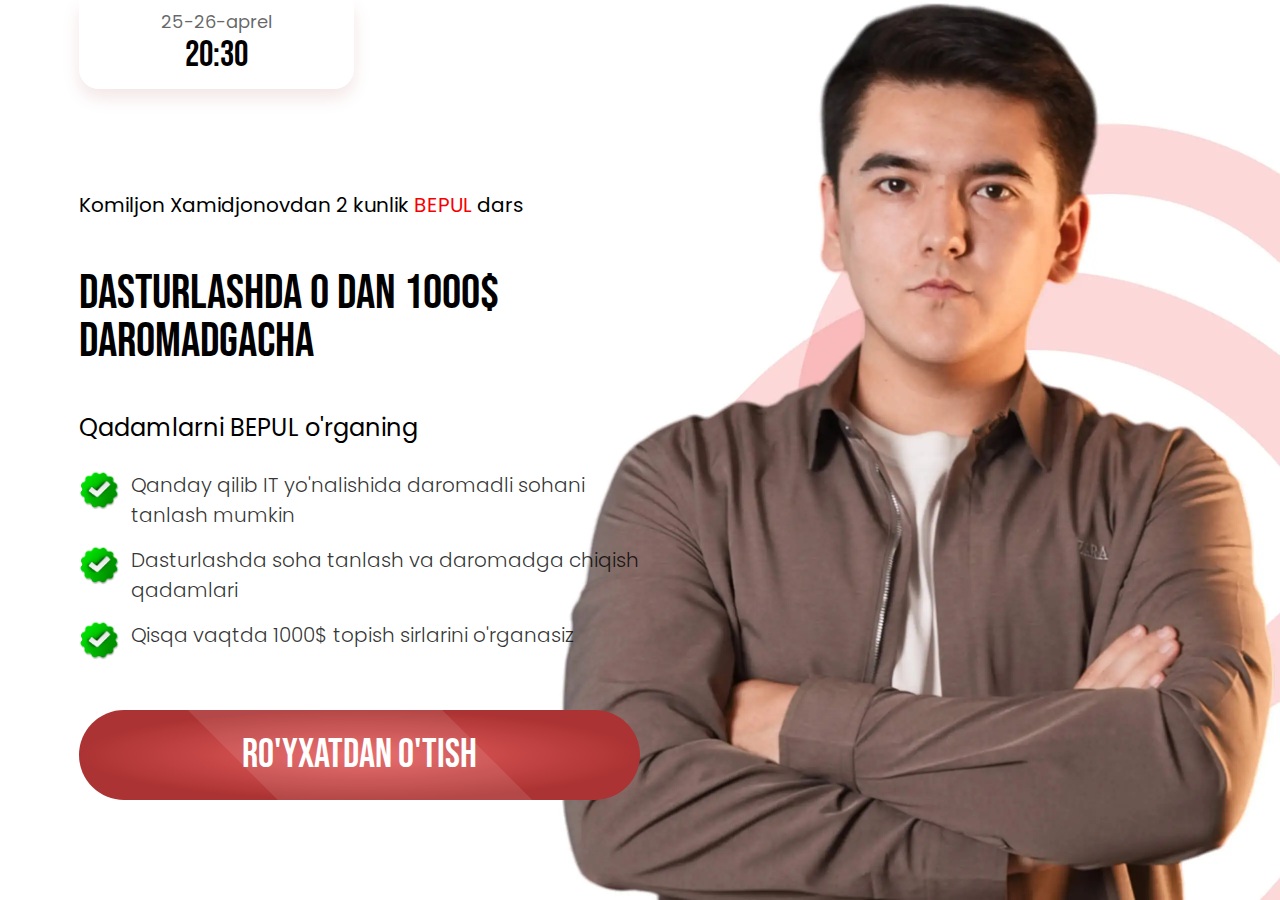
<file: index.html>
<!doctype html>
<html lang="en">
<head>
  <meta charset="UTF-8">
  <meta name="viewport"
        content="width=device-width, user-scalable=no, initial-scale=1.0, maximum-scale=1.0, minimum-scale=1.0">
  <meta http-equiv="X-UA-Compatible" content="ie=edge">
  <link rel="preconnect" href="https://fonts.googleapis.com">
  <link rel="preconnect" href="https://fonts.gstatic.com" crossorigin>
  <link href="https://fonts.googleapis.com/css2?family=Bebas+Neue&family=Poppins:wght@300;400;500&display=swap"
        rel="stylesheet">
  <link rel="stylesheet" href="css/styles.css">
  <title>Komiljon Xamidjonov</title>
</head>
<body class="overflow-x-hidden">

<div class="wrapper">
  <div class="1100px:w-1/2 flex flex-col min-h-screen">
    <div class="hidden 1100px:flex gap-[8px] 800px:gap-[16px] 1200px:gap-[20px] leading-[1.3]">
      <div
        class="flex flex-col grow py-3 800px:py-[9.5px] text-center rounded-b-[16px] 800px:rounded-b-[20px] 1200:rounded-b-[40px] custom-shadow bg-[rgb(255,255,255)]">
        <div class="text-[12px] 800px:text-[14px] 1200px:text-[18px] text-[#00000099]">25-26-aprel</div>
        <div class="text-[20px] 800px:text-[28px] 1200px:text-[36px] font-bebas">20:30</div>
      </div>
      <div
        class="flex flex-col grow py-3 800px:py-[9.5px] text-center rounded-b-[16px] 800px:rounded-b-[20px] 1200:rounded-b-[28px] custom-shadow bg-[rgb(255,255,255)] opacity-0">
        <div class="text-[12px] 800px:text-[14px] 1200px:text-[18px] font-[300]">Narxi</div>
        <div class="text-[20px] 800px:text-[28px] 1200px:text-[36px] font-staatliches">BEPUL</div>
      </div>
    </div>

    <div
      class="1100px:hidden flex justify-between px-[20px] py-[8px] text-center rounded-b-[16px] 800px:rounded-b-[20px] custom-shadow bg-[rgb(255,255,255)]">
      <div class="flex items-center gap-[10px]">
        <svg width="24" height="24" viewBox="0 0 24 24" fill="none" xmlns="http://www.w3.org/2000/svg">
          <path fill-rule="evenodd" clip-rule="evenodd" d="M5.86181 2C6.37031 2 6.78255 2.40834 6.78255 2.91203V4.93994C10.254 4.63371 13.7461 4.63371 17.2175 4.93994V2.91203C17.2175 2.40834 17.6298 2 18.1383 2C18.6468 2 19.059 2.40834 19.059 2.91203V5.1209C20.8919 5.37761 22.34 6.81367 22.5851 8.64548L22.6914 9.4395C23.1382 12.7791 23.0997 16.165 22.5767 19.4939C22.3177 21.1428 20.9653 22.4095 19.2886 22.5731L17.824 22.7163C13.9508 23.0946 10.0493 23.0946 6.176 22.7163L4.71141 22.5731C3.03476 22.4095 1.68231 21.1428 1.42327 19.4939C0.900337 16.165 0.86174 12.7791 1.30865 9.4395L1.41491 8.64548C1.66004 6.81365 3.10811 5.37757 4.94108 5.12089V2.91203C4.94108 2.40834 5.35331 2 5.86181 2ZM6.40831 6.80677C10.1271 6.44352 13.8729 6.44352 17.5917 6.80677L18.7032 6.91537C19.7674 7.0193 20.6191 7.83523 20.7595 8.88516L20.8659 9.67918C20.9029 9.95657 20.9366 10.2343 20.9667 10.5123H3.03339C3.06345 10.2343 3.09703 9.95658 3.13415 9.67919L3.2404 8.88516C3.38091 7.83523 4.23267 7.0193 5.29674 6.91537L6.40831 6.80677ZM2.88701 12.3364C2.76648 14.6324 2.88523 16.9369 3.24283 19.2133C3.37277 20.0405 4.05114 20.6757 4.89213 20.7579L6.35672 20.901C10.1098 21.2676 13.8903 21.2676 17.6433 20.901L19.1079 20.7579C19.9488 20.6757 20.6272 20.0405 20.7572 19.2133C21.1148 16.9369 21.2335 14.6324 21.113 12.3364H2.88701Z" fill="black"/>
          <path fill-rule="evenodd" clip-rule="evenodd" d="M5.86181 2C6.37031 2 6.78255 2.40834 6.78255 2.91203V4.93994C10.254 4.63371 13.7461 4.63371 17.2175 4.93994V2.91203C17.2175 2.40834 17.6298 2 18.1383 2C18.6468 2 19.059 2.40834 19.059 2.91203V5.1209C20.8919 5.37761 22.34 6.81367 22.5851 8.64548L22.6914 9.4395C23.1382 12.7791 23.0997 16.165 22.5767 19.4939C22.3177 21.1428 20.9653 22.4095 19.2886 22.5731L17.824 22.7163C13.9508 23.0946 10.0493 23.0946 6.176 22.7163L4.71141 22.5731C3.03476 22.4095 1.68231 21.1428 1.42327 19.4939C0.900337 16.165 0.86174 12.7791 1.30865 9.4395L1.41491 8.64548C1.66004 6.81365 3.10811 5.37757 4.94108 5.12089V2.91203C4.94108 2.40834 5.35331 2 5.86181 2ZM6.40831 6.80677C10.1271 6.44352 13.8729 6.44352 17.5917 6.80677L18.7032 6.91537C19.7674 7.0193 20.6191 7.83523 20.7595 8.88516L20.8659 9.67918C20.9029 9.95657 20.9366 10.2343 20.9667 10.5123H3.03339C3.06345 10.2343 3.09703 9.95658 3.13415 9.67919L3.2404 8.88516C3.38091 7.83523 4.23267 7.0193 5.29674 6.91537L6.40831 6.80677ZM2.88701 12.3364C2.76648 14.6324 2.88523 16.9369 3.24283 19.2133C3.37277 20.0405 4.05114 20.6757 4.89213 20.7579L6.35672 20.901C10.1098 21.2676 13.8903 21.2676 17.6433 20.901L19.1079 20.7579C19.9488 20.6757 20.6272 20.0405 20.7572 19.2133C21.1148 16.9369 21.2335 14.6324 21.113 12.3364H2.88701Z" fill="url(#paint0_linear_3_252)"/>
          <defs>
            <linearGradient id="paint0_linear_3_252" x1="1" y1="12.5" x2="23" y2="12.5" gradientUnits="userSpaceOnUse">
              <stop stop-color="#E75E5E"/>
              <stop offset="1" stop-color="#AC3333"/>
            </linearGradient>
          </defs>
        </svg>

        <div class="text-[16px] 800px:text-[18px] text-[#00000099]">25-26-aprel</div>
      </div>

      <div class="text-[28px] 1100px:text-[32px] font-bebas">20:30</div>
    </div>

    <div class="flex flex-col justify-center gap-[15px] 800px:gap-[30px] 1200px:gap-[50px] grow py-[30px]">
      <p class="text-[16px] 1100px:text-[20px] text-center 1100px:text-left">Komiljon Xamidjonovdan 2 kunlik <span
        class="text-[#F80000]">BEPUL</span> dars</p>

      <h1
        class="text-[28px] 800px:text-[44px] 1200px:text-[48px] font-bebas leading-[1] text-center 1100px:text-left uppercase">
        Dasturlashda 0 dan 1000$ daromadgacha
      </h1>

      <div class="flex flex-col 1100px:hidden relative">
        <picture class="block w-[75%] mx-auto aspect-[722/874] relative">
          <source
            srcset="img/mentor.webp"
            type="image/webp"
          />

          <source
            srcset="img/mentor.png 2x"
            type="image/png"
          />

          <img
            class="w-full h-full"
            src="img/mentor.png"
            srcset="img/mentor.png"
            alt="Rasm tavsifi"
          />
        </picture>

        <div class="flex flex-col gap-[12px] relative">
          <button class="main-button gap-[12px] relative z-[1] rounded-lg" data-main-button>
            <span>Ro'yxatdan o'tish</span>
          </button>
        </div>
      </div>

      <div class="flex flex-col gap-[20px] 1200px:gap-[30px]">
        <div
          class="hidden 1100px:block text-[18px] 800px:text-[20px] 1200px:text-[24px] leading-[1] text-center 1100px:text-left">
          Qadamlarni BEPUL o'rganing
        </div>
        <ul class="flex flex-col gap-[10px] 1200px:gap-[15px]">
          <li class="flex items-start gap-[12px]">
            <img class="w-[24px] 800px:w-[28px] 1200px:w-[40px] shrink-0 aspect-square" src="img/check.webp" alt="">

            <p class="text-[16px] 1200px:text-[20px] font-[300] text-[#000000CC]">
              Qanday qilib IT yo'nalishida daromadli sohani tanlash mumkin
            </p>
          </li>
          <li class="flex items-start gap-[12px]">
            <img class="w-[24px] 800px:w-[28px] 1200px:w-[40px] shrink-0 aspect-square" src="img/check.webp" alt="">

            <p class="text-[16px] 1200px:text-[20px] font-[300] text-[#000000CC]">
              Dasturlashda soha tanlash va daromadga chiqish qadamlari
            </p>
          </li>
          <li class="flex items-start gap-[12px]">
            <img class="w-[24px] 800px:w-[28px] 1200px:w-[40px] shrink-0 aspect-square" src="img/check.webp" alt="">

            <p class="text-[16px] 1200px:text-[20px] font-[300] text-[#000000CC]">
              Qisqa vaqtda 1000$ topish sirlarini o'rganasiz
            </p>
          </li>
        </ul>
      </div>

      <div class="hidden 1100px:flex flex-col gap-[20px]">
        <button class="main-button gap-[12px]" data-main-button>
          <span>Ro'yxatdan o'tish</span>
        </button>
      </div>
    </div>
  </div>
</div>

<div
  class="fixed inset-[0] grid place-items-center overflow-[auto] z-[20] bg-[#0000004D] bg-opacity-[50] backdrop-blur-[5px] p-[8px] hidden"
  data-modal-backdrop data-modal-close>
  <form data-form
        class="w-full max-w-[500px] p-[20px] 800px:p-[40px] bg-[#fff] rounded-[8px] 1100px:rounded-[12px] relative">
    <h2 class="text-[24px] 800px:text-[28px] 1200px:text-[32px] font-bebas">
      Ro'yxatdan o'tish
    </h2>

    <p class="mb-[16px] text-[#00000099]">Pastdagi formani to'ldirishingiz bilan yopiq kanalga qo'shilasiz!</p>

    <div class="p-[16px] mb-[8px] 1100px:mb-[16px] text-[#00971C] rounded-[16px] bg-[#00971C11] text-center hidden"
         data-form-alert>
    </div>

    <label class="block w-full mb-[16px] 1100px:mb-[24px]">
      <span class="block mb-1.5 text-[#48635B]">Ism</span>
      <input class="w-full h-[48px] px-[16px] rounded-[8px] 1100px:rounded-[12px] bg-[#F3F7F8] border border-[#bed4da]"
             id="name"
             type="text" placeholder="Ismingizni kiriting" name="name">
    </label>

    <label class="block w-full mb-[24px] 1100px:mb-[32px]" for="phone">
      <span class="block mb-[6px[ text-[#48635B]">Telefon raqami</span>

      <span
        class="flex h-[48px] rounded-[8px] 1100px:rounded-[12px] border border-[#bed4da] bg-[#F3F7F8] overflow-hidden">
          <input
            class="bg-[transparent] border-none focus:outline-0 pl-[16px] w-[6ch] text-black text-[14px] 1100px:text-[16px]"
            type="text" readonly value="+998">
          <input class="grow bg-[transparent] border-none focus:outline-0 text-black text-[14px] 1100px:text-[16px]"
                 id="phone" type="tel" name="phone" maxlength="12">
        </span>
    </label>

    <button data-form-button
            class="submit-button"
            type="submit">
      Ro'yxatdan o'tish
    </button>

    <img data-modal-close class="w-[12px] 1100px:w-[16px] aspect-square absolute top-[24px] right-[24px] cursor-pointer"
         src="img/x.svg"
         alt="close icon">
  </form>
</div>

<script src="js/statistics.js"></script>
<script src="js/script.js"></script>

<!-- Meta Pixel Code -->
<script>
  !function(f,b,e,v,n,t,s)
  {if(f.fbq)return;n=f.fbq=function(){n.callMethod?
    n.callMethod.apply(n,arguments):n.queue.push(arguments)};
    if(!f._fbq)f._fbq=n;n.push=n;n.loaded=!0;n.version='2.0';
    n.queue=[];t=b.createElement(e);t.async=!0;
    t.src=v;s=b.getElementsByTagName(e)[0];
    s.parentNode.insertBefore(t,s)}(window, document,'script',
    'https://connect.facebook.net/en_US/fbevents.js');
  fbq('init', '1330545794612038');
  fbq('track', 'PageView');
</script>
<noscript><img height="1" width="1" style="display:none"
               src="https://www.facebook.com/tr?id=1330545794612038&ev=PageView&noscript=1"
/></noscript>
<!-- End Meta Pixel Code -->
</body>
</html>
</file>
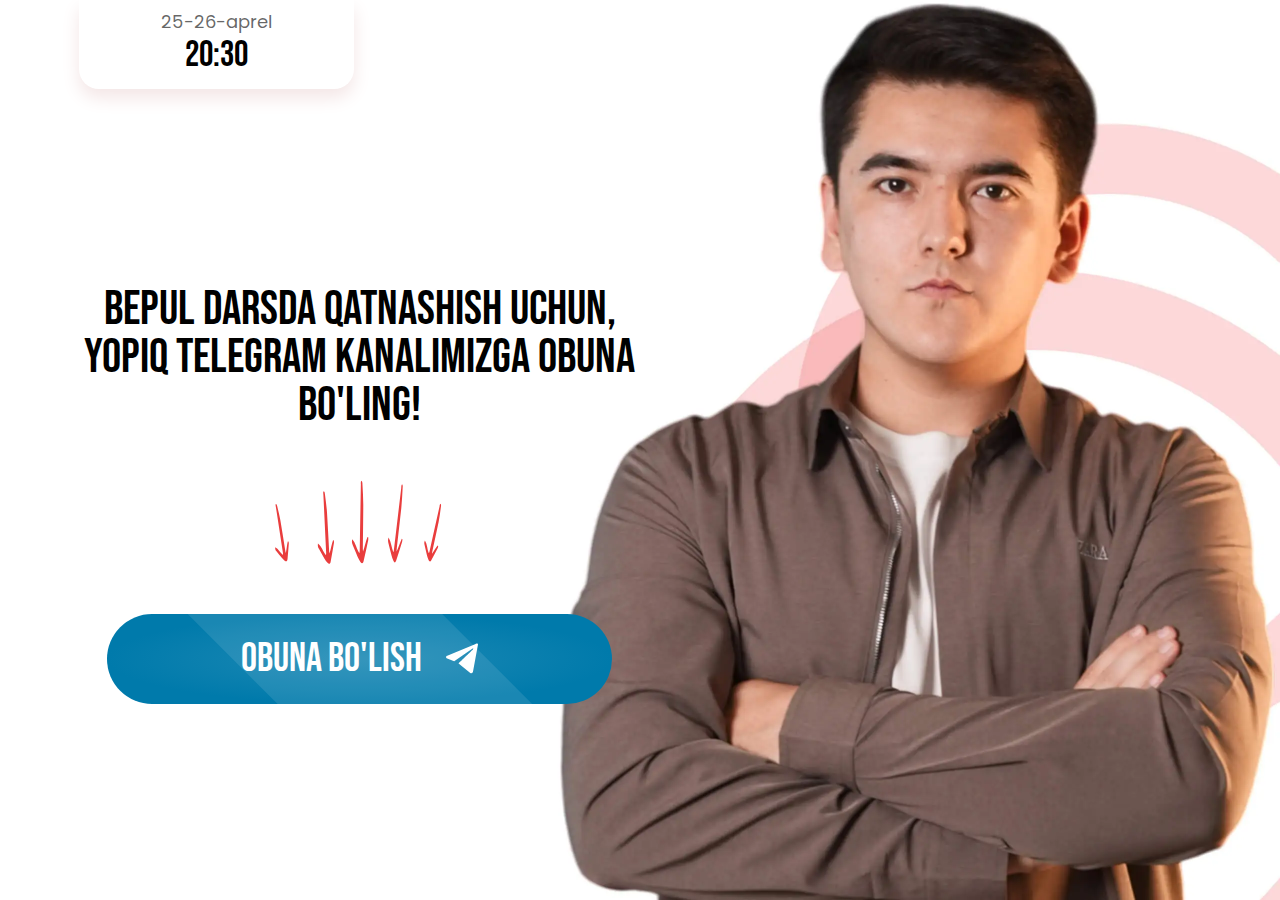
<file: telegram.html>
<!doctype html>
<html lang="en">
<head>
  <meta charset="UTF-8">
  <meta name="viewport"
        content="width=device-width, user-scalable=no, initial-scale=1.0, maximum-scale=1.0, minimum-scale=1.0">
  <meta http-equiv="X-UA-Compatible" content="ie=edge">
  <link rel="preconnect" href="https://fonts.googleapis.com">
  <link rel="preconnect" href="https://fonts.gstatic.com" crossorigin>
  <link href="https://fonts.googleapis.com/css2?family=Bebas+Neue&family=Poppins:wght@300;400;500&display=swap" rel="stylesheet">
  <link rel="stylesheet" href="css/styles.css">
  <title>Komiljon Xamidjonov</title>
</head>
<body class="overflow-x-hidden">

<div class="wrapper">
  <div class="1100px:w-1/2 flex flex-col min-h-screen">
    <div class="hidden 1100px:flex gap-[8px] 800px:gap-[16px] 1200px:gap-[20px] leading-[1.3]">
      <div
        class="flex flex-col grow py-3 800px:py-[9.5px] text-center rounded-b-[16px] 800px:rounded-b-[20px] 1200:rounded-b-[40px] custom-shadow bg-[rgb(255,255,255)]">
        <div class="text-[12px] 800px:text-[14px] 1200px:text-[18px] text-[#00000099]">25-26-aprel</div>
        <div class="text-[20px] 800px:text-[28px] 1200px:text-[36px] font-bebas">20:30</div>
      </div>
      <div
        class="flex flex-col grow py-3 800px:py-[9.5px] text-center rounded-b-[16px] 800px:rounded-b-[20px] 1200:rounded-b-[28px] custom-shadow bg-[rgb(255,255,255)] opacity-0">
        <div class="text-[12px] 800px:text-[14px] 1200px:text-[18px] font-[300]">Narxi</div>
        <div class="text-[20px] 800px:text-[28px] 1200px:text-[36px] font-staatliches">BEPUL</div>
      </div>
    </div>

    <div
      class="1100px:hidden flex justify-between px-[20px] py-[8px] text-center rounded-b-[16px] 800px:rounded-b-[20px] custom-shadow bg-[rgb(255,255,255)]">
      <div class="flex items-center gap-[10px]">
        <svg width="24" height="24" viewBox="0 0 24 24" fill="none" xmlns="http://www.w3.org/2000/svg">
          <path fill-rule="evenodd" clip-rule="evenodd" d="M5.86181 2C6.37031 2 6.78255 2.40834 6.78255 2.91203V4.93994C10.254 4.63371 13.7461 4.63371 17.2175 4.93994V2.91203C17.2175 2.40834 17.6298 2 18.1383 2C18.6468 2 19.059 2.40834 19.059 2.91203V5.1209C20.8919 5.37761 22.34 6.81367 22.5851 8.64548L22.6914 9.4395C23.1382 12.7791 23.0997 16.165 22.5767 19.4939C22.3177 21.1428 20.9653 22.4095 19.2886 22.5731L17.824 22.7163C13.9508 23.0946 10.0493 23.0946 6.176 22.7163L4.71141 22.5731C3.03476 22.4095 1.68231 21.1428 1.42327 19.4939C0.900337 16.165 0.86174 12.7791 1.30865 9.4395L1.41491 8.64548C1.66004 6.81365 3.10811 5.37757 4.94108 5.12089V2.91203C4.94108 2.40834 5.35331 2 5.86181 2ZM6.40831 6.80677C10.1271 6.44352 13.8729 6.44352 17.5917 6.80677L18.7032 6.91537C19.7674 7.0193 20.6191 7.83523 20.7595 8.88516L20.8659 9.67918C20.9029 9.95657 20.9366 10.2343 20.9667 10.5123H3.03339C3.06345 10.2343 3.09703 9.95658 3.13415 9.67919L3.2404 8.88516C3.38091 7.83523 4.23267 7.0193 5.29674 6.91537L6.40831 6.80677ZM2.88701 12.3364C2.76648 14.6324 2.88523 16.9369 3.24283 19.2133C3.37277 20.0405 4.05114 20.6757 4.89213 20.7579L6.35672 20.901C10.1098 21.2676 13.8903 21.2676 17.6433 20.901L19.1079 20.7579C19.9488 20.6757 20.6272 20.0405 20.7572 19.2133C21.1148 16.9369 21.2335 14.6324 21.113 12.3364H2.88701Z" fill="black"/>
          <path fill-rule="evenodd" clip-rule="evenodd" d="M5.86181 2C6.37031 2 6.78255 2.40834 6.78255 2.91203V4.93994C10.254 4.63371 13.7461 4.63371 17.2175 4.93994V2.91203C17.2175 2.40834 17.6298 2 18.1383 2C18.6468 2 19.059 2.40834 19.059 2.91203V5.1209C20.8919 5.37761 22.34 6.81367 22.5851 8.64548L22.6914 9.4395C23.1382 12.7791 23.0997 16.165 22.5767 19.4939C22.3177 21.1428 20.9653 22.4095 19.2886 22.5731L17.824 22.7163C13.9508 23.0946 10.0493 23.0946 6.176 22.7163L4.71141 22.5731C3.03476 22.4095 1.68231 21.1428 1.42327 19.4939C0.900337 16.165 0.86174 12.7791 1.30865 9.4395L1.41491 8.64548C1.66004 6.81365 3.10811 5.37757 4.94108 5.12089V2.91203C4.94108 2.40834 5.35331 2 5.86181 2ZM6.40831 6.80677C10.1271 6.44352 13.8729 6.44352 17.5917 6.80677L18.7032 6.91537C19.7674 7.0193 20.6191 7.83523 20.7595 8.88516L20.8659 9.67918C20.9029 9.95657 20.9366 10.2343 20.9667 10.5123H3.03339C3.06345 10.2343 3.09703 9.95658 3.13415 9.67919L3.2404 8.88516C3.38091 7.83523 4.23267 7.0193 5.29674 6.91537L6.40831 6.80677ZM2.88701 12.3364C2.76648 14.6324 2.88523 16.9369 3.24283 19.2133C3.37277 20.0405 4.05114 20.6757 4.89213 20.7579L6.35672 20.901C10.1098 21.2676 13.8903 21.2676 17.6433 20.901L19.1079 20.7579C19.9488 20.6757 20.6272 20.0405 20.7572 19.2133C21.1148 16.9369 21.2335 14.6324 21.113 12.3364H2.88701Z" fill="url(#paint0_linear_3_252)"/>
          <defs>
            <linearGradient id="paint0_linear_3_252" x1="1" y1="12.5" x2="23" y2="12.5" gradientUnits="userSpaceOnUse">
              <stop stop-color="#E75E5E"/>
              <stop offset="1" stop-color="#AC3333"/>
            </linearGradient>
          </defs>
        </svg>

        <div class="text-[16px] 800px:text-[18px] text-[#00000099]">25-26-aprel</div>
      </div>

      <div class="text-[28px] 1100px:text-[32px] font-bebas">20:30</div>
    </div>

    <div class="flex flex-col justify-center items-center gap-[24px] 800px:gap-[30px] 1200px:gap-[50px] grow py-[30px]">
      <h1 class="text-[28px] 800px:text-[44px] 1200px:text-[48px] font-bebas leading-[1] text-center uppercase">
        Bepul darsda qatnashish uchun, yopiq telegram kanalimizga obuna bo'ling!
      </h1>

      <svg class="w-[150px] 1100px:w-[180px] animate-bounce" viewBox="0 0 161 75" fill="none" xmlns="http://www.w3.org/2000/svg">
        <path d="M5.22992 21.3707C6.14357 21.6511 6.23354 22.5966 6.39496 23.3118C7.4092 27.5927 8.56059 31.8432 9.30051 36.1848C10.8511 45.1206 12.173 54.107 13.6271 63.0105C13.7428 63.7358 13.9043 64.451 14.1621 65.1984C14.9137 61.8137 15.1017 58.393 15.904 55.0507C16.1376 55.0526 16.3255 55.0647 16.5591 55.0666C16.6598 55.6343 16.857 56.2343 16.8205 56.8323C16.4732 61.522 16.0851 66.2744 15.6463 70.9843C15.4863 72.7361 14.6019 73.2538 13.3489 72.3513C12.3953 71.6507 11.5181 70.7722 10.7323 69.8735C9.0494 67.8862 7.40717 65.8362 5.76495 63.7862C4.70061 62.4129 4.68061 62.2027 4.62282 60.1237C7.69806 61.5345 9.01306 65.0515 11.5947 67.1616C11.5754 66.4686 11.6626 65.9129 11.5669 65.3977C9.46 51.5969 7.35813 37.8486 5.25126 24.0478C5.12556 23.2175 4.67483 22.4055 5.22992 21.3707Z" fill="#E93D3D"/>
        <path d="M48.0271 9.96046C49.0407 10.5562 49.035 11.7287 49.1375 12.6417C49.8063 18.12 50.6355 23.5999 50.9833 29.0752C51.7306 40.3521 52.2105 51.6266 52.8512 62.8373C52.9003 63.7498 53.0028 64.6628 53.212 65.6419C54.4617 61.7449 55.0702 57.6464 56.373 53.815C56.6402 53.8826 56.8539 53.9498 57.1211 54.0174C57.171 54.7345 57.3277 55.5176 57.2172 56.2332C56.2803 61.8269 55.2896 67.4853 54.2457 73.078C53.861 75.159 52.7891 75.5399 51.4586 74.0944C50.4475 72.9775 49.5444 71.6662 48.7483 70.3559C47.0503 67.4738 45.4061 64.527 43.762 61.5803C42.7015 59.6161 42.7028 59.3555 42.8757 56.8165C46.2338 59.3883 47.3347 64.0238 50.0472 67.3062C50.1049 66.4599 50.2686 65.81 50.2183 65.1581C49.3935 47.822 48.5684 30.5511 47.7437 13.215C47.6953 12.1723 47.2727 11.0609 48.0271 9.96046Z" fill="#E93D3D"/>
        <path d="M81.763 0.60181C82.7336 1.38544 82.6495 2.70796 82.6907 3.74948C82.9912 10.005 83.4515 16.2799 83.4321 22.4969C83.4234 35.3045 83.1481 48.08 83.0374 60.8013C83.0253 61.8364 83.0665 62.8779 83.2096 64.0058C84.7157 59.7454 85.5963 55.1874 87.1511 51.007C87.4129 51.1127 87.6214 51.2119 87.8832 51.3176C87.8851 52.1322 87.989 53.0333 87.831 53.8286C86.5231 60.0379 85.1574 66.3142 83.7429 72.5106C83.2204 74.8167 82.1264 75.1288 80.8968 73.3513C79.9635 71.9799 79.1509 70.4009 78.4449 68.8348C76.945 65.3959 75.503 61.8899 74.061 58.3839C73.1352 56.0508 73.1539 55.7569 73.496 52.9108C76.6715 56.182 77.4591 61.5339 79.9436 65.5361C80.0576 64.5874 80.2643 63.872 80.2577 63.1308C80.5943 43.4771 80.9263 23.897 81.263 4.24332C81.2844 3.06129 80.9375 1.7607 81.763 0.60181Z" fill="#E93D3D"/>
        <path d="M118.167 3.79559C118.919 4.73338 118.719 5.96471 118.653 6.95634C118.302 12.923 118.086 18.9406 117.467 24.8056C116.217 36.8945 114.743 48.8987 113.414 60.8854C113.303 61.86 113.238 62.8517 113.25 63.9456C114.948 60.231 116.142 56.1078 117.874 52.4786C118.087 52.6317 118.255 52.768 118.468 52.9211C118.391 53.6906 118.392 54.5624 118.18 55.2809C116.462 60.8759 114.688 66.5222 112.88 72.0832C112.211 74.1536 111.247 74.225 110.371 72.2962C109.708 70.8111 109.167 69.1548 108.717 67.5323C107.771 63.9798 106.881 60.3759 105.991 56.772C105.428 54.3806 105.472 54.107 106.04 51.4899C108.432 55.2259 108.584 60.439 110.316 64.724C110.505 63.8516 110.751 63.2184 110.817 62.5174C113.011 44.0325 115.193 25.6161 117.387 7.13124C117.52 6.01975 117.35 4.72119 118.167 3.79559Z" fill="#E93D3D"/>
        <path d="M152.564 21.3219C153.242 22.2827 152.99 23.1644 152.878 23.905C152.251 28.3756 151.75 32.9282 150.869 37.2346C149.078 46.1197 147.076 54.868 145.215 63.6494C145.061 64.3626 144.95 65.1031 144.909 65.9474C146.723 63.6375 148.072 60.8524 149.915 58.6189C150.113 58.8047 150.268 58.9631 150.466 59.1489C150.354 59.7151 150.313 60.3851 150.074 60.8692C148.149 64.6168 146.167 68.3861 144.157 72.0791C143.412 73.4551 142.481 73.2018 141.732 71.44C141.166 70.0873 140.727 68.6424 140.372 67.2522C139.634 64.2212 138.953 61.1686 138.272 58.1159C137.846 56.0991 137.902 55.9031 138.576 54.0748C140.696 57.7091 140.589 61.7618 142.047 65.6066C142.271 64.9971 142.539 64.5893 142.636 64.0721C145.646 50.5766 148.642 37.13 151.651 23.6344C151.833 22.8233 151.733 21.7716 152.564 21.3219Z" fill="#E93D3D"/>
      </svg>


      <button class="tg-button gap-[24px] w-[90%]" id="joinToChannel">
        <span>Obuna bo'lish</span>

        <svg class="w-[32px]" viewBox="0 0 28 27" fill="none" xmlns="http://www.w3.org/2000/svg">
          <path d="M28 1.41666L23.571 25.4132C23.571 25.4132 22.9513 27.077 21.2489 26.279L11.0299 17.8584L10.9825 17.8336C12.3629 16.5015 23.0667 6.1585 23.5345 5.68967C24.2587 4.96357 23.8091 4.53131 22.9683 5.0798L7.15738 15.8707L1.05757 13.665C1.05757 13.665 0.0976424 13.298 0.00529471 12.5001C-0.088268 11.7009 1.08916 11.2686 1.08916 11.2686L25.9562 0.784584C25.9562 0.784584 28 -0.180502 28 1.41666Z" fill="white"/>
        </svg>
      </button>
    </div>
  </div>
</div>

<script src="js/statistics.js"></script>
<script src="js/register.js"></script>

<!-- Meta Pixel Code -->
<script>
  !function(f,b,e,v,n,t,s)
  {if(f.fbq)return;n=f.fbq=function(){n.callMethod?
    n.callMethod.apply(n,arguments):n.queue.push(arguments)};
    if(!f._fbq)f._fbq=n;n.push=n;n.loaded=!0;n.version='2.0';
    n.queue=[];t=b.createElement(e);t.async=!0;
    t.src=v;s=b.getElementsByTagName(e)[0];
    s.parentNode.insertBefore(t,s)}(window, document,'script',
    'https://connect.facebook.net/en_US/fbevents.js');
  fbq('init', '1330545794612038');
  fbq('track', 'PageView');
</script>
<noscript><img height="1" width="1" style="display:none"
               src="https://www.facebook.com/tr?id=1330545794612038&ev=PageView&noscript=1"
/></noscript>
<!-- End Meta Pixel Code -->
</body>
</html>
</file>
<file: css/styles.css>
/*! tailwindcss v4.1.3 | MIT License | https://tailwindcss.com */
@layer properties{@supports (((-webkit-hyphens:none)) and (not (margin-trim:inline))) or ((-moz-orient:inline) and (not (color:rgb(from red r g b)))){*,:before,:after,::backdrop{--tw-rotate-x:rotateX(0);--tw-rotate-y:rotateY(0);--tw-rotate-z:rotateZ(0);--tw-skew-x:skewX(0);--tw-skew-y:skewY(0);--tw-divide-y-reverse:0;--tw-border-style:solid;--tw-leading:initial;--tw-font-weight:initial;--tw-backdrop-blur:initial;--tw-backdrop-brightness:initial;--tw-backdrop-contrast:initial;--tw-backdrop-grayscale:initial;--tw-backdrop-hue-rotate:initial;--tw-backdrop-invert:initial;--tw-backdrop-opacity:initial;--tw-backdrop-saturate:initial;--tw-backdrop-sepia:initial;--tw-duration:initial;--tw-shadow:0 0 #0000;--tw-shadow-color:initial;--tw-shadow-alpha:100%;--tw-inset-shadow:0 0 #0000;--tw-inset-shadow-color:initial;--tw-inset-shadow-alpha:100%;--tw-ring-color:initial;--tw-ring-shadow:0 0 #0000;--tw-inset-ring-color:initial;--tw-inset-ring-shadow:0 0 #0000;--tw-ring-inset:initial;--tw-ring-offset-width:0px;--tw-ring-offset-color:#fff;--tw-ring-offset-shadow:0 0 #0000;--tw-outline-style:solid}}}@layer theme{:root,:host{--animate-spin:spin 1s linear infinite;--animate-bounce:bounce 1s infinite}}@layer base{*,:after,:before,::backdrop{box-sizing:border-box;border:0 solid;margin:0;padding:0}::file-selector-button{box-sizing:border-box;border:0 solid;margin:0;padding:0}html,:host{-webkit-text-size-adjust:100%;tab-size:4;font-feature-settings:normal;font-variation-settings:normal;-webkit-tap-highlight-color:transparent;font-family:ui-sans-serif,system-ui,sans-serif,Apple Color Emoji,Segoe UI Emoji,Segoe UI Symbol,Noto Color Emoji;line-height:1.5}hr{height:0;color:inherit;border-top-width:1px}abbr:where([title]){-webkit-text-decoration:underline dotted;text-decoration:underline dotted}h1,h2,h3,h4,h5,h6{font-size:inherit;font-weight:inherit}a{color:inherit;-webkit-text-decoration:inherit;-webkit-text-decoration:inherit;-webkit-text-decoration:inherit;text-decoration:inherit}b,strong{font-weight:bolder}code,kbd,samp,pre{font-feature-settings:normal;font-variation-settings:normal;font-family:ui-monospace,SFMono-Regular,Menlo,Monaco,Consolas,Liberation Mono,Courier New,monospace;font-size:1em}small{font-size:80%}sub,sup{vertical-align:baseline;font-size:75%;line-height:0;position:relative}sub{bottom:-.25em}sup{top:-.5em}table{text-indent:0;border-color:inherit;border-collapse:collapse}:-moz-focusring{outline:auto}progress{vertical-align:baseline}summary{display:list-item}ol,ul,menu{list-style:none}img,svg,video,canvas,audio,iframe,embed,object{vertical-align:middle;display:block}img,video{max-width:100%;height:auto}button,input,select,optgroup,textarea{font:inherit;font-feature-settings:inherit;font-variation-settings:inherit;letter-spacing:inherit;color:inherit;opacity:1;background-color:#0000;border-radius:0}::file-selector-button{font:inherit;font-feature-settings:inherit;font-variation-settings:inherit;letter-spacing:inherit;color:inherit;opacity:1;background-color:#0000;border-radius:0}:where(select:is([multiple],[size])) optgroup{font-weight:bolder}:where(select:is([multiple],[size])) optgroup option{padding-inline-start:20px}::file-selector-button{margin-inline-end:4px}::placeholder{opacity:1}@supports (not ((-webkit-appearance:-apple-pay-button))) or (contain-intrinsic-size:1px){::placeholder{color:currentColor}@supports (color:color-mix(in lab, red, red)){::placeholder{color:color-mix(in oklab,currentcolor 50%,transparent)}}}textarea{resize:vertical}::-webkit-search-decoration{-webkit-appearance:none}::-webkit-date-and-time-value{min-height:1lh;text-align:inherit}::-webkit-datetime-edit{display:inline-flex}::-webkit-datetime-edit-fields-wrapper{padding:0}::-webkit-datetime-edit{padding-block:0}::-webkit-datetime-edit-year-field{padding-block:0}::-webkit-datetime-edit-month-field{padding-block:0}::-webkit-datetime-edit-day-field{padding-block:0}::-webkit-datetime-edit-hour-field{padding-block:0}::-webkit-datetime-edit-minute-field{padding-block:0}::-webkit-datetime-edit-second-field{padding-block:0}::-webkit-datetime-edit-millisecond-field{padding-block:0}::-webkit-datetime-edit-meridiem-field{padding-block:0}:-moz-ui-invalid{box-shadow:none}button,input:where([type=button],[type=reset],[type=submit]){appearance:button}::file-selector-button{appearance:button}::-webkit-inner-spin-button{height:auto}::-webkit-outer-spin-button{height:auto}[hidden]:where(:not([hidden=until-found])){display:none!important}}@layer components;@layer utilities{.absolute{position:absolute}.fixed{position:fixed}.relative{position:relative}.inset-\[0\]{inset:0}.top-\[24px\]{top:24px}.right-\[24px\]{right:24px}.z-\[1\]{z-index:1}.z-\[20\]{z-index:20}.mx-auto{margin-inline:auto}.mb-\[8px\]{margin-bottom:8px}.mb-\[16px\]{margin-bottom:16px}.mb-\[24px\]{margin-bottom:24px}.block{display:block}.flex{display:flex}.grid{display:grid}.hidden{display:none}.inline-block{display:inline-block}.aspect-\[722\/874\]{aspect-ratio:722/874}.aspect-square{aspect-ratio:1}.h-\[48px\]{height:48px}.h-full{height:100%}.min-h-screen{min-height:100vh}.w-\[6ch\]{width:6ch}.w-\[12px\]{width:12px}.w-\[24px\]{width:24px}.w-\[32px\]{width:32px}.w-\[75\%\]{width:75%}.w-\[90\%\]{width:90%}.w-\[150px\]{width:150px}.w-full{width:100%}.max-w-\[500px\]{max-width:500px}.min-w-full{min-width:100%}.shrink-0{flex-shrink:0}.grow{flex-grow:1}.transform{transform:var(--tw-rotate-x)var(--tw-rotate-y)var(--tw-rotate-z)var(--tw-skew-x)var(--tw-skew-y)}.animate-bounce{animation:var(--animate-bounce)}.animate-spin{animation:var(--animate-spin)}.cursor-pointer{cursor:pointer}.grid-cols-1{grid-template-columns:repeat(1,minmax(0,1fr))}.flex-col{flex-direction:column}.place-items-center{place-items:center}.items-center{align-items:center}.items-end{align-items:flex-end}.items-start{align-items:flex-start}.justify-between{justify-content:space-between}.justify-center{justify-content:center}.gap-\[8px\]{gap:8px}.gap-\[10px\]{gap:10px}.gap-\[12px\]{gap:12px}.gap-\[15px\]{gap:15px}.gap-\[20px\]{gap:20px}.gap-\[24px\]{gap:24px}:where(.divide-y>:not(:last-child)){--tw-divide-y-reverse:0;border-bottom-style:var(--tw-border-style);border-top-style:var(--tw-border-style);border-top-width:calc(1px*var(--tw-divide-y-reverse));border-bottom-width:calc(1px*calc(1 - var(--tw-divide-y-reverse)))}.overflow-hidden{overflow:hidden}.overflow-x-hidden{overflow-x:hidden}.rounded-\[8px\]{border-radius:8px}.rounded-\[16px\]{border-radius:16px}.rounded-full{border-radius:3.40282e38px}.rounded-b-\[16px\]{border-bottom-right-radius:16px;border-bottom-left-radius:16px}.border{border-style:var(--tw-border-style);border-width:1px}.border-b-2{border-bottom-style:var(--tw-border-style);border-bottom-width:2px}.border-none{--tw-border-style:none;border-style:none}.border-\[\#bed4da\]{border-color:#bed4da}.bg-\[\#0000004D\]{background-color:#0000004d}.bg-\[\#00971C11\]{background-color:#00971c11}.bg-\[\#F3F7F8\]{background-color:#f3f7f8}.bg-\[\#fff\],.bg-\[rgb\(255\,255\,255\)\]{background-color:#fff}.bg-\[transparent\]{background-color:#0000}.p-\[8px\]{padding:8px}.p-\[16px\]{padding:16px}.p-\[20px\]{padding:20px}.px-\[16px\]{padding-inline:16px}.px-\[20px\]{padding-inline:20px}.py-\[8px\]{padding-block:8px}.py-\[30px\]{padding-block:30px}.pl-\[16px\]{padding-left:16px}.text-center{text-align:center}.text-left{text-align:left}.text-\[12px\]{font-size:12px}.text-\[14px\]{font-size:14px}.text-\[16px\]{font-size:16px}.text-\[18px\]{font-size:18px}.text-\[20px\]{font-size:20px}.text-\[24px\]{font-size:24px}.text-\[28px\]{font-size:28px}.leading-\[1\.3\]{--tw-leading:1.3;line-height:1.3}.leading-\[1\]{--tw-leading:1;line-height:1}.font-\[300\]{--tw-font-weight:300;font-weight:300}.whitespace-nowrap{white-space:nowrap}.text-\[\#000000CC\]{color:#000c}.text-\[\#00000099\]{color:#0009}.text-\[\#00971C\]{color:#00971c}.text-\[\#48635B\]{color:#48635b}.text-\[\#F80000\]{color:#f80000}.uppercase{text-transform:uppercase}.opacity-0{opacity:0}.opacity-25{opacity:.25}.opacity-75{opacity:.75}.backdrop-blur-\[5px\]{--tw-backdrop-blur:blur(5px);-webkit-backdrop-filter:var(--tw-backdrop-blur,)var(--tw-backdrop-brightness,)var(--tw-backdrop-contrast,)var(--tw-backdrop-grayscale,)var(--tw-backdrop-hue-rotate,)var(--tw-backdrop-invert,)var(--tw-backdrop-opacity,)var(--tw-backdrop-saturate,)var(--tw-backdrop-sepia,);backdrop-filter:var(--tw-backdrop-blur,)var(--tw-backdrop-brightness,)var(--tw-backdrop-contrast,)var(--tw-backdrop-grayscale,)var(--tw-backdrop-hue-rotate,)var(--tw-backdrop-invert,)var(--tw-backdrop-opacity,)var(--tw-backdrop-saturate,)var(--tw-backdrop-sepia,)}.transition{transition-property:color,background-color,border-color,outline-color,text-decoration-color,fill,stroke,--tw-gradient-from,--tw-gradient-via,--tw-gradient-to,opacity,box-shadow,transform,translate,scale,rotate,filter,-webkit-backdrop-filter,backdrop-filter;transition-timing-function:var(--tw-ease,ease);transition-duration:var(--tw-duration,0s)}.transition-colors{transition-property:color,background-color,border-color,outline-color,text-decoration-color,fill,stroke,--tw-gradient-from,--tw-gradient-via,--tw-gradient-to;transition-timing-function:var(--tw-ease,ease);transition-duration:var(--tw-duration,0s)}.duration-150{--tw-duration:.15s;transition-duration:.15s}@media (hover:hover){.hover\:scale-\[1\.02\]:hover{scale:1.02}}.focus\:ring-2:focus{--tw-ring-shadow:var(--tw-ring-inset,)0 0 0 calc(2px + var(--tw-ring-offset-width))var(--tw-ring-color,currentcolor);box-shadow:var(--tw-inset-shadow),var(--tw-inset-ring-shadow),var(--tw-ring-offset-shadow),var(--tw-ring-shadow),var(--tw-shadow)}.focus\:ring-offset-2:focus{--tw-ring-offset-width:2px;--tw-ring-offset-shadow:var(--tw-ring-inset,)0 0 0 var(--tw-ring-offset-width)var(--tw-ring-offset-color)}.focus\:outline-0:focus{outline-style:var(--tw-outline-style);outline-width:0}.focus\:outline-none:focus{--tw-outline-style:none;outline-style:none}@media (min-width:800px){.\38 00px\:w-\[28px\]{width:28px}.\38 00px\:gap-\[16px\]{gap:16px}.\38 00px\:gap-\[30px\]{gap:30px}.\38 00px\:rounded-b-\[20px\]{border-bottom-right-radius:20px;border-bottom-left-radius:20px}.\38 00px\:p-\[40px\]{padding:40px}.\38 00px\:py-\[9\.5px\]{padding-block:9.5px}.\38 00px\:text-\[14px\]{font-size:14px}.\38 00px\:text-\[18px\]{font-size:18px}.\38 00px\:text-\[20px\]{font-size:20px}.\38 00px\:text-\[28px\]{font-size:28px}.\38 00px\:text-\[44px\]{font-size:44px}}@media (min-width:1100px){.\31 100px\:mb-\[16px\]{margin-bottom:16px}.\31 100px\:mb-\[24px\]{margin-bottom:24px}.\31 100px\:mb-\[32px\]{margin-bottom:32px}.\31 100px\:block{display:block}.\31 100px\:flex{display:flex}.\31 100px\:hidden{display:none}.\31 100px\:w-1\/2{width:50%}.\31 100px\:w-\[16px\]{width:16px}.\31 100px\:w-\[180px\]{width:180px}.\31 100px\:rounded-\[12px\]{border-radius:12px}.\31 100px\:text-left{text-align:left}.\31 100px\:text-\[16px\]{font-size:16px}.\31 100px\:text-\[20px\]{font-size:20px}.\31 100px\:text-\[32px\]{font-size:32px}}@media (min-width:1200px){.\31 200px\:w-\[40px\]{width:40px}.\31 200px\:gap-\[15px\]{gap:15px}.\31 200px\:gap-\[20px\]{gap:20px}.\31 200px\:gap-\[30px\]{gap:30px}.\31 200px\:gap-\[50px\]{gap:50px}.\31 200px\:text-\[18px\]{font-size:18px}.\31 200px\:text-\[20px\]{font-size:20px}.\31 200px\:text-\[24px\]{font-size:24px}.\31 200px\:text-\[32px\]{font-size:32px}.\31 200px\:text-\[36px\]{font-size:36px}.\31 200px\:text-\[48px\]{font-size:48px}}}body{background-image:url(../img/bg-desktop.webp);background-position:100% 0;background-repeat:no-repeat;background-size:cover;font-family:Poppins,sans-serif}.font-bebas{font-family:Bebas Neue,sans-serif}@media only screen and (max-width:1100px){body{background-color:#f8fdfb;background-image:none}}.wrapper{width:100%;max-width:1400px;margin-inline:auto;padding-inline:15px}@media (min-width:1100px){.wrapper{width:90%}}.main-button{cursor:pointer;color:#fff;text-transform:uppercase;background:radial-gradient(50% 50%,#e75e5e 0%,#ac3333 100%);border-radius:3.40282e38px;justify-content:center;align-items:center;height:70px;font-family:Bebas Neue,sans-serif;font-size:28px;display:flex;position:relative;overflow:hidden}@media (min-width:800px){.main-button{height:80px;font-size:32px}}@media (min-width:1200px){.main-button{height:90px;font-size:40px}}.tg-button{cursor:pointer;color:#fff;text-transform:uppercase;background:radial-gradient(50% 50%,#1e8ab5 0%,#007aab 100%);border-radius:3.40282e38px;justify-content:center;align-items:center;height:70px;font-family:Bebas Neue,sans-serif;font-size:28px;display:flex;position:relative;overflow:hidden}@media (min-width:800px){.tg-button{height:80px;font-size:32px}}@media (min-width:1200px){.tg-button{height:90px;font-size:40px}}.submit-button{cursor:pointer;cursor:pointer;color:#fff;text-transform:uppercase;background:radial-gradient(50% 50%,#e75e5e 0%,#ac3333 100%);border-radius:3.40282e38px;width:100%;height:60px;font-family:Bebas Neue,sans-serif;font-size:24px;position:relative;overflow:hidden}@media (min-width:800px){.submit-button{height:70px;font-size:28px}}@media (min-width:1200px){.submit-button{height:70px;font-size:32px}}.main-button:before,.submit-button:before,.tg-button:before{content:"";background:#ffffff1a;width:200%;height:200%;animation:2s infinite shine;position:absolute;top:-50%;left:-50%;transform:rotate(45deg)}.custom-shadow{box-shadow:0 9px 18px #f4e6e6}@keyframes shine{0%{transform:translate(-100%)rotate(45deg)}to{transform:translate(100%)rotate(45deg)}}@keyframes shake{0%,to{transform:rotate(0)}25%{transform:rotate(-5deg)}50%{transform:rotate(5deg)}75%{transform:rotate(-3deg)}}@property --tw-rotate-x{syntax:"*";inherits:false;initial-value:rotateX(0)}@property --tw-rotate-y{syntax:"*";inherits:false;initial-value:rotateY(0)}@property --tw-rotate-z{syntax:"*";inherits:false;initial-value:rotateZ(0)}@property --tw-skew-x{syntax:"*";inherits:false;initial-value:skewX(0)}@property --tw-skew-y{syntax:"*";inherits:false;initial-value:skewY(0)}@property --tw-divide-y-reverse{syntax:"*";inherits:false;initial-value:0}@property --tw-border-style{syntax:"*";inherits:false;initial-value:solid}@property --tw-leading{syntax:"*";inherits:false}@property --tw-font-weight{syntax:"*";inherits:false}@property --tw-backdrop-blur{syntax:"*";inherits:false}@property --tw-backdrop-brightness{syntax:"*";inherits:false}@property --tw-backdrop-contrast{syntax:"*";inherits:false}@property --tw-backdrop-grayscale{syntax:"*";inherits:false}@property --tw-backdrop-hue-rotate{syntax:"*";inherits:false}@property --tw-backdrop-invert{syntax:"*";inherits:false}@property --tw-backdrop-opacity{syntax:"*";inherits:false}@property --tw-backdrop-saturate{syntax:"*";inherits:false}@property --tw-backdrop-sepia{syntax:"*";inherits:false}@property --tw-duration{syntax:"*";inherits:false}@property --tw-shadow{syntax:"*";inherits:false;initial-value:0 0 #0000}@property --tw-shadow-color{syntax:"*";inherits:false}@property --tw-shadow-alpha{syntax:"<percentage>";inherits:false;initial-value:100%}@property --tw-inset-shadow{syntax:"*";inherits:false;initial-value:0 0 #0000}@property --tw-inset-shadow-color{syntax:"*";inherits:false}@property --tw-inset-shadow-alpha{syntax:"<percentage>";inherits:false;initial-value:100%}@property --tw-ring-color{syntax:"*";inherits:false}@property --tw-ring-shadow{syntax:"*";inherits:false;initial-value:0 0 #0000}@property --tw-inset-ring-color{syntax:"*";inherits:false}@property --tw-inset-ring-shadow{syntax:"*";inherits:false;initial-value:0 0 #0000}@property --tw-ring-inset{syntax:"*";inherits:false}@property --tw-ring-offset-width{syntax:"<length>";inherits:false;initial-value:0}@property --tw-ring-offset-color{syntax:"*";inherits:false;initial-value:#fff}@property --tw-ring-offset-shadow{syntax:"*";inherits:false;initial-value:0 0 #0000}@property --tw-outline-style{syntax:"*";inherits:false;initial-value:solid}@keyframes spin{to{transform:rotate(360deg)}}@keyframes bounce{0%,to{animation-timing-function:cubic-bezier(.8,0,1,1);transform:translateY(-25%)}50%{animation-timing-function:cubic-bezier(0,0,.2,1);transform:none}}
</file>
